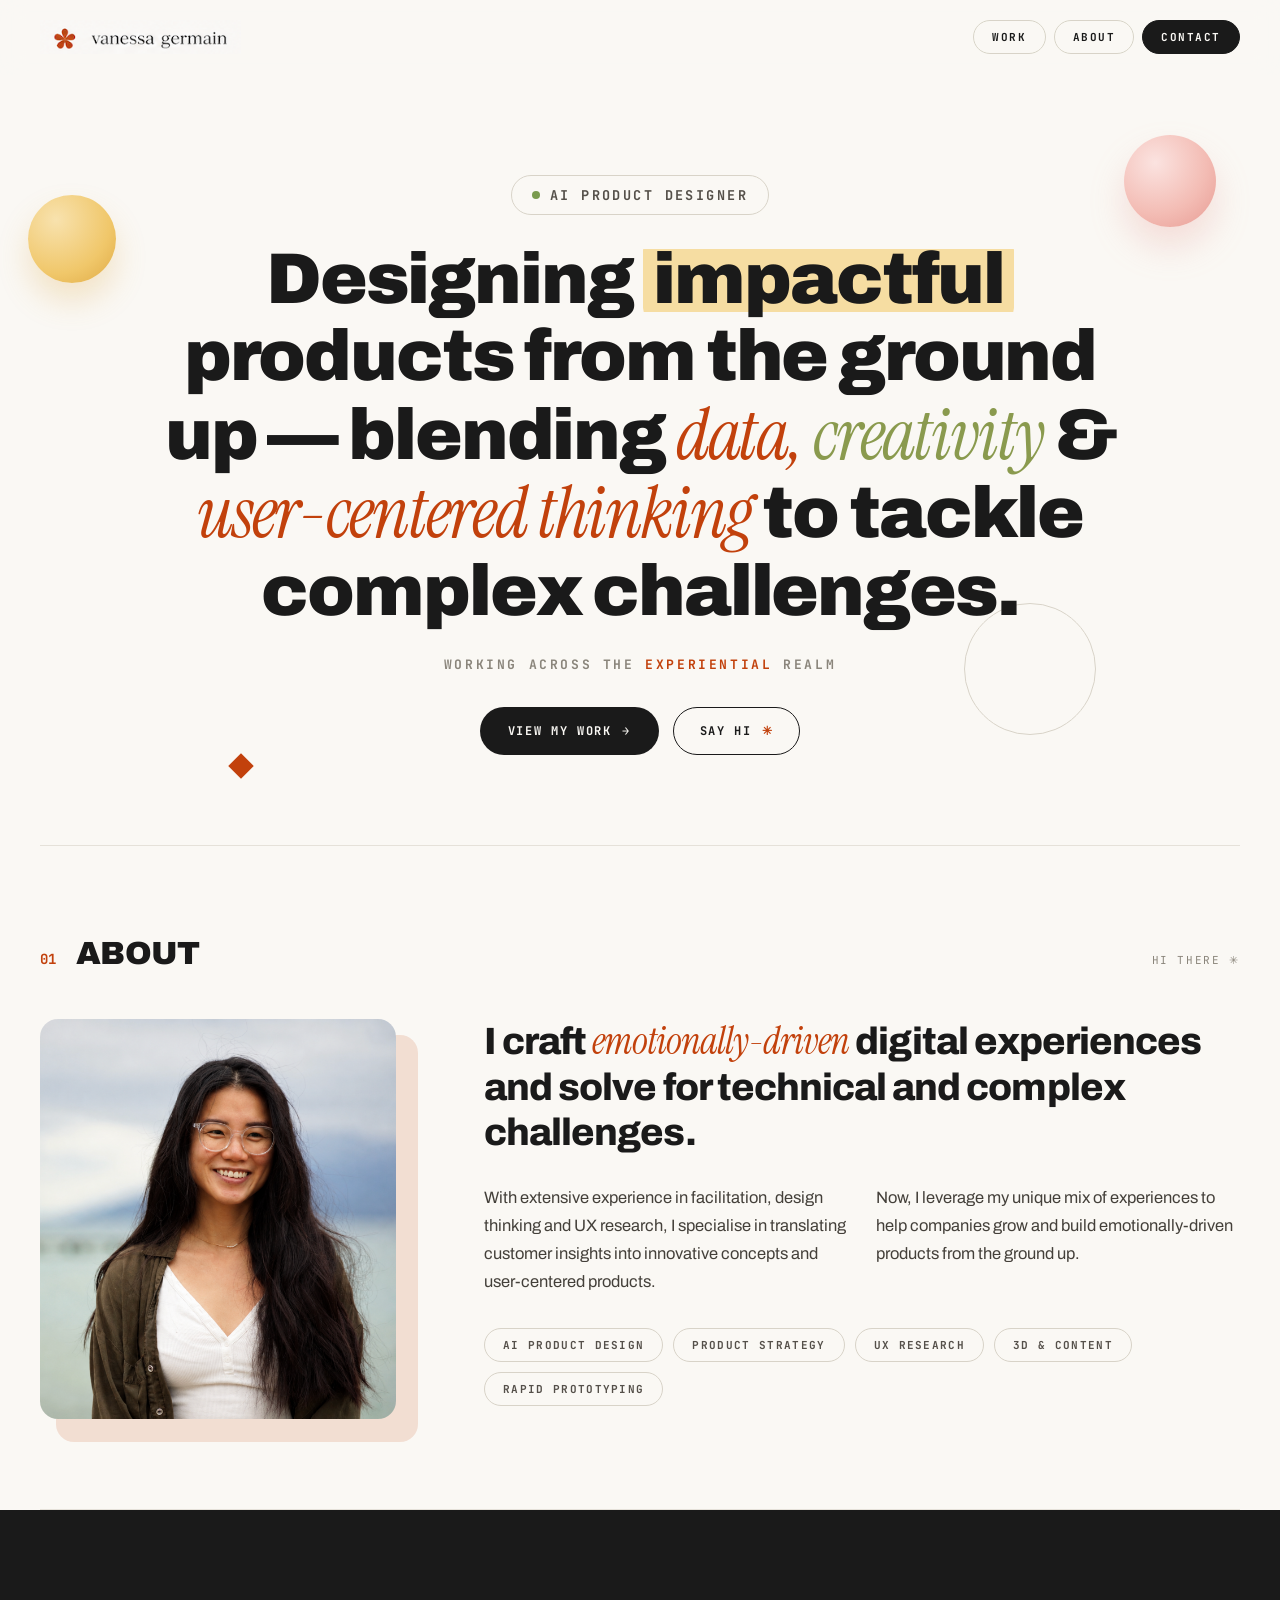
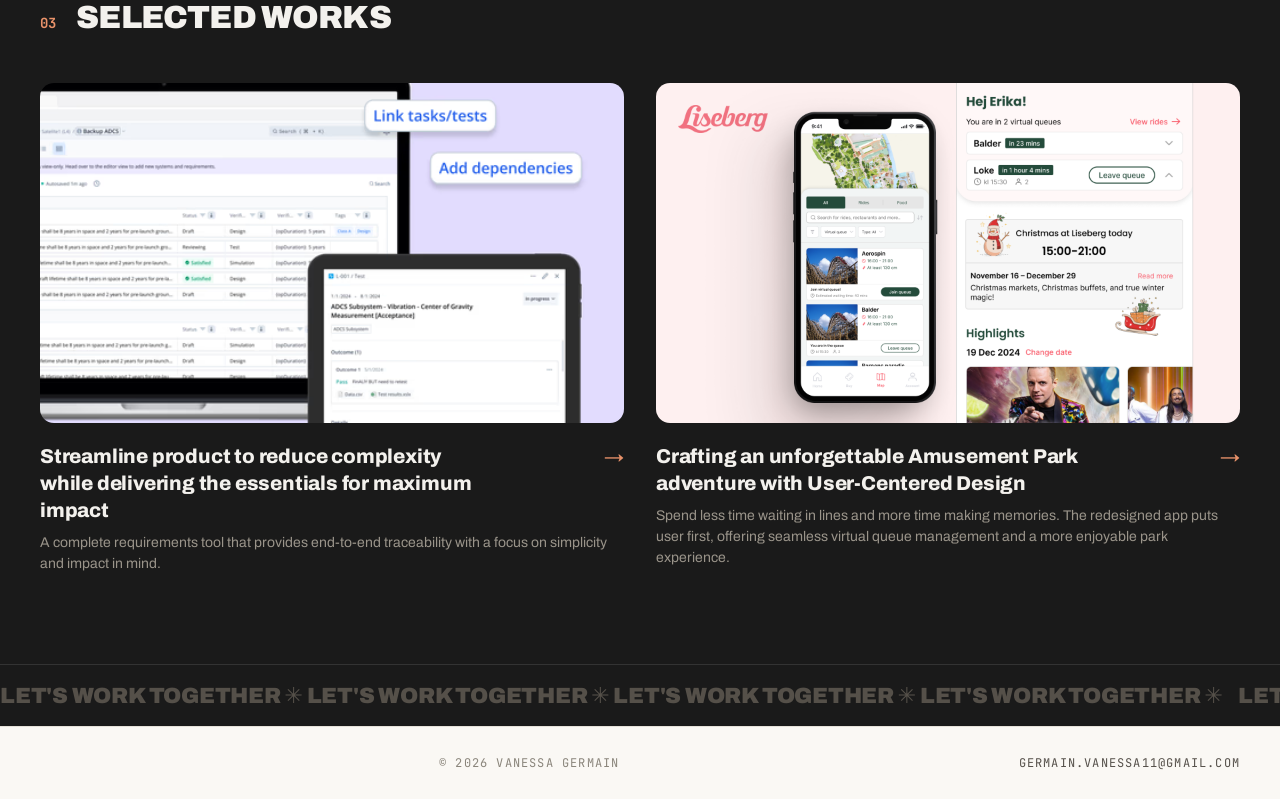
<file: index.html>
<!DOCTYPE html>
<html lang="en">
<head>
<meta charset="utf-8">
<meta name="viewport" content="width=device-width, initial-scale=1">
<title>Vanessa Germain — Product Designer</title>
<link rel="preconnect" href="https://fonts.googleapis.com">
<link href="https://fonts.googleapis.com/css2?family=Archivo:wght@500;600;800;900&family=Instrument+Serif:ital@0;1&family=JetBrains+Mono:wght@500;700&display=swap" rel="stylesheet">
<link rel="stylesheet" href="styles.css">
</head>
<body>

<header id="site-header">
  <a href="#top" id="logo" onclick="window.scrollTo({top:0,behavior:'smooth'})"><img id="logo-img" src="assets/logo.png" alt="Vanessa Germain"></a>
  <nav id="nav">
    <a href="#work" class="nav-link">WORK</a>
    <a href="#about" class="nav-link">ABOUT</a>
    <a href="#contact" class="nav-link nav-link--solid">CONTACT</a>
  </nav>
</header>

<main id="top">

  <section id="hero">
    <div class="plx" data-plx="0.05" style="right:2%;top:60px"><div class="blob blob--pink"></div></div>
    <div class="plx" data-plx="0.09" style="left:-1%;top:120px"><div class="blob blob--gold"></div></div>
    <div class="plx" data-plx="0.07" style="right:12%;bottom:110px"><div class="ring"></div></div>
    <div class="plx" data-plx="0.12" style="left:16%;bottom:70px"><div class="diamond"></div></div>

    <div class="hero-inner">
      <div class="eyebrow"><span class="dot"></span>AI PRODUCT DESIGNER</div>
      <h1>Designing <span class="highlight">impactful</span> products from the ground up — blending <span class="serif orange">data,</span> <span class="serif green">creativity</span> &amp; <span class="serif orange">user-centered thinking</span> to tackle complex challenges.</h1>
      <div class="realm-line">WORKING ACROSS THE <span id="realm-word">DIGITAL</span> REALM</div>
      <div class="cta-row">
        <a href="#work" class="btn btn--dark magnet">VIEW MY WORK<span class="arrow">→</span></a>
        <a href="#contact" class="btn btn--outline magnet">SAY HI <span class="orange">✳</span></a>
      </div>
    </div>
  </section>

  <div class="hr"></div>

  <section id="about">
    <div class="section-head" data-reveal>
      <span class="num">01</span>
      <h2>About</h2>
      <span class="section-tag">HI THERE ✳</span>
    </div>
    <div class="about-grid">
      <div class="portrait-wrap" data-reveal>
        <div class="portrait-bg" style="width: 362px; height: 407px"></div>
        <img class="portrait-slot" src="./screenshot-2026-07-20-at-2-49-34-pm-mrt823f6-6582.png" alt="Portrait" width="1260" height="1436" style="width: 356px; height: 400px; aspect-ratio: 1260 / 1436; object-fit: fill">
      </div>
      <div class="about-copy" data-reveal>
        <p class="lede">I craft <span class="serif orange">emotionally-driven</span> digital experiences and solve for technical and complex challenges.</p>
        <div class="two-col">
          <p>With extensive experience in facilitation, design thinking and UX research, I specialise in translating customer insights into innovative concepts and user-centered products.</p>
          <p>Now, I leverage my unique mix of experiences to help companies grow and build emotionally-driven products from the ground up.</p>
        </div>
        <div class="chips">
          <span class="chip">AI PRODUCT DESIGN</span>
          <span class="chip">PRODUCT STRATEGY</span>
          <span class="chip">UX RESEARCH</span>
          <span class="chip">3D & CONTENT</span>
          <span class="chip">RAPID PROTOTYPING</span>
        </div>
      </div>
    </div>
  </section>

</main>

<section id="work">
  <div class="work-inner">
    <div class="section-head" data-reveal>
      <span class="num num--dark">03</span>
      <h2 class="light">Selected works</h2>
    </div>
    <div class="work-grid">
      <a href="#work" class="work-card" data-reveal>
        <div class="work-shot work-shot--a">
          <img class="work-img" src="assets/requirements.avif" alt="Requirements traceability tool">
        </div>
        <div class="work-title-row">
          <div class="work-title">Streamline product to reduce complexity while delivering the essentials for maximum impact</div>
          <span class="work-arrow">→</span>
        </div>
        <div class="work-desc">A complete requirements tool that provides end-to-end traceability with a focus on simplicity and impact in mind.</div>
      </a>
      <a href="liseberg.html" class="work-card" data-cs="liseberg.html" data-reveal>
        <div class="work-shot work-shot--b">
          <img class="work-img" src="./liseberg-2--mrt8ijnk-xl97.png" alt="Liseberg amusement park app" width="1752" height="1020" style="width: 100%; height: 100%; aspect-ratio: 1752 / 1020; object-fit: fill">
        </div>
        <div class="work-title-row">
          <div class="work-title">Crafting an unforgettable Amusement Park adventure with User-Centered Design</div>
          <span class="work-arrow">→</span>
        </div>
        <div class="work-desc">Spend less time waiting in lines and more time making memories. The redesigned app puts user first, offering seamless virtual queue management and a more enjoyable park experience.</div>
      </a>
    </div>
  </div>
  <div class="marquee-wrap">
    <div class="marquee">
      <span>Let's work together ✳ Let's work together ✳ Let's work together ✳ Let's work together ✳&nbsp;</span>
      <span>Let's work together ✳ Let's work together ✳ Let's work together ✳ Let's work together ✳&nbsp;</span>
    </div>
  </div>
</section>

<footer id="contact">
  <div class="footer-inner">
    <div></div>
    <div>© 2026 VANESSA GERMAIN</div>
    <a href="mailto:germain.vanessa11@gmail.com">GERMAIN.VANESSA11@GMAIL.COM</a>
  </div>
</footer>

<div id="cs-overlay" aria-hidden="true">
  <button id="cs-close" aria-label="Close case study"><span class="cs-close-arrow">←</span> CLOSE</button>
  <div id="cs-loader"><span class="cs-spinner"></span></div>
  <iframe id="cs-frame" title="Case study" loading="lazy"></iframe>
</div>

<script src="script.js"></script>
</body>
</html>
</file>
<file: styles.css>
html{scroll-behavior:smooth}
body{margin:0;background:#faf8f4;color:#1a1a1a;font-family:Archivo,system-ui,sans-serif;-webkit-font-smoothing:antialiased}
a{color:#1a1a1a;text-decoration:none}
a:hover{color:#c2410c}
::selection{background:#c2410c;color:#fff}

@keyframes fadeIn{from{opacity:0}to{opacity:1}}
@keyframes rise{from{transform:translateY(110%)}to{transform:translateY(0)}}
@keyframes marquee{from{transform:translateX(0)}to{transform:translateX(-50%)}}
@keyframes floatY{from{transform:translateY(-10px)}to{transform:translateY(14px)}}
@keyframes spinRing{from{transform:rotateX(68deg) rotateZ(0deg)}to{transform:rotateX(68deg) rotateZ(360deg)}}
@keyframes floatSpin{from{transform:translateY(-8px) rotate(0deg)}to{transform:translateY(10px) rotate(180deg)}}
@keyframes blob{0%,100%{border-radius:58% 42% 55% 45%/50% 58% 42% 50%;transform:translateY(-6px) rotate(-3deg)}33%{border-radius:45% 55% 48% 52%/58% 44% 56% 42%;transform:translateY(6px) rotate(2deg)}66%{border-radius:52% 48% 60% 40%/45% 55% 45% 55%;transform:translateY(-2px) rotate(-1deg)}}
@keyframes revealUp{from{opacity:0;transform:translateY(28px)}to{opacity:1;transform:translateY(0)}}
@supports (animation-timeline: view()) {
  [data-reveal]{animation:revealUp .01s both;animation-timeline:view();animation-range:entry 5% entry 35%}
}

#site-header{position:sticky;top:0;z-index:50;display:flex;justify-content:space-between;align-items:center;padding:20px 40px;background:rgba(250,248,244,.85);backdrop-filter:blur(12px);border-bottom:1px solid transparent;transition:padding .35s ease,border-color .35s ease}
#site-header.scrolled{padding:12px 40px;border-bottom-color:#e5e1d9}
#logo{display:inline-flex;align-items:center;gap:12px}
#logo-badge{display:inline-flex;align-items:center;justify-content:center;width:38px;height:38px;background:#c2410c;color:#faf8f4;border-radius:12px;font-weight:900;font-size:17px;letter-spacing:-.04em;transition:transform .35s cubic-bezier(.2,.7,.2,1),border-radius .35s}
#logo:hover #logo-badge{transform:rotate(-8deg) scale(1.06);border-radius:50%}
#logo-img{height:34px;width:auto;display:block;transition:transform .2s}
#logo:hover #logo-img{transform:scale(1.04)}
#nav{display:flex;gap:8px}
.nav-link{border:1px solid #d8d3c8;border-radius:999px;padding:9px 18px;font-family:'JetBrains Mono',monospace;font-weight:700;font-size:11px;letter-spacing:.14em;transition:transform .2s,border-color .2s;display:inline-block}
.nav-link:hover{border-color:#1a1a1a;transform:translateY(-1px)}
.nav-link--solid{border-color:#1a1a1a;background:#1a1a1a;color:#faf8f4}
.nav-link--solid:hover{color:#faf8f4}

main,#work>.work-inner,footer .footer-inner{max-width:1200px;margin:0 auto}
#top{max-width:1200px;margin:0 auto;padding:0 40px}

#hero{position:relative;padding:100px 0 90px;perspective:1000px}
.plx{position:absolute;pointer-events:none;will-change:transform}
.blob{width:92px;height:92px;border-radius:100px}
.blob--pink{background:radial-gradient(circle at 34% 30%,#fbe3e0,#f3bcb4 58%,#e79a92);box-shadow:0 20px 34px rgba(231,154,146,.28);animation:blob 11s ease-in-out infinite}
.blob--gold{width:88px;height:88px;border-radius:50%;background:radial-gradient(circle at 32% 28%,#f8e2ae,#f0c76a 62%,#dfa943);box-shadow:0 18px 30px rgba(223,169,67,.25);animation:floatY 7s ease-in-out infinite alternate}
.ring{width:130px;height:130px;border-radius:50%;border:1.5px solid #d8d3c8;animation:spinRing 16s linear infinite}
.diamond{width:18px;height:18px;background:#c2410c;transform:rotate(45deg);animation:floatSpin 9s ease-in-out infinite alternate}

.hero-inner{position:relative;z-index:1;text-align:center;max-width:1000px;margin:0 auto}
.eyebrow{display:inline-flex;align-items:center;gap:10px;border:1px solid #d8d3c8;border-radius:999px;padding:10px 20px;background:rgba(250,248,244,.7);font-family:'JetBrains Mono',monospace;font-weight:700;font-size:13.5px;letter-spacing:.18em;color:#55504a;animation:rise .8s cubic-bezier(.2,.7,.2,1) both .1s}
.dot{width:8px;height:8px;border-radius:50%;background:rgb(122,155,78)}
h1{margin:26px 0 0;font-weight:900;font-size:clamp(42px,5.6vw,72px);line-height:1.08;letter-spacing:-.03em;animation:fadeIn .9s ease both .25s}
.highlight{background:linear-gradient(180deg,transparent 12%,#f6dda2 12%,#f6dda2 92%,transparent 92%);border-radius:10px;padding:0 10px}
.serif{font-family:'Instrument Serif',Georgia,serif;font-style:italic;font-weight:400}
.orange{color:#c2410c}
.green{color:#8a9a4e}
.realm-line{margin:26px 0 0;font-family:'JetBrains Mono',monospace;font-weight:700;font-size:13px;letter-spacing:.2em;color:#8a857b;animation:fadeIn 1s ease both .6s}
#realm-word{display:inline-block;color:#c2410c;transition:opacity .28s ease,transform .28s ease}
#realm-word.fade-out{opacity:0;transform:translateY(6px)}
.cta-row{display:flex;justify-content:center;gap:14px;align-items:center;flex-wrap:wrap;margin-top:34px;animation:fadeIn 1s ease both .85s}
.btn{display:inline-flex;align-items:center;gap:10px;border-radius:999px;padding:16px 28px;font-family:'JetBrains Mono',monospace;font-weight:700;font-size:12px;letter-spacing:.14em;transition:transform .25s cubic-bezier(.2,.7,.2,1),background .25s,color .25s}
.btn--dark{background:#1a1a1a;color:#faf8f4}
.btn--dark:hover{background:#c2410c;color:#fff}
.btn--outline{border:1.5px solid #1a1a1a;color:#1a1a1a;padding:15px 26px}
.btn--outline:hover{background:#1a1a1a;color:#faf8f4}
.arrow{display:inline-block;transition:transform .25s}

.hr{max-width:1200px;margin:0 auto;border-top:1px solid #e5e1d9}

#about{padding:90px 0;border-bottom:1px solid #e5e1d9;max-width:1200px;margin:0 auto}
.section-head{display:flex;gap:20px;align-items:baseline}
.num{font-family:'JetBrains Mono',monospace;font-weight:700;font-size:14px;color:#c2410c}
.num--dark{color:#e8926a}
h2{margin:0;font-weight:900;font-size:32px;letter-spacing:-.02em;text-transform:uppercase}
h2.light{color:#f3f1ed}
.section-tag{margin-left:auto;font-family:'JetBrains Mono',monospace;font-size:11px;letter-spacing:.15em;color:#8a857b}
.about-grid{display:grid;grid-template-columns:380px minmax(0,1fr);gap:64px;margin-top:48px;align-items:start}
.portrait-wrap{position:relative}
.portrait-bg{position:absolute;inset:16px -16px -16px 16px;background:#c2410c;border-radius:18px;opacity:.14}
.portrait-slot{position:relative;width:380px;height:440px;border-radius:18px;object-fit:cover;object-position:82% 25%;display:block;box-sizing:border-box;font-family:'JetBrains Mono',monospace;font-size:13px;color:#8a857b}
.about-copy{min-width:0}
.lede{margin:0;font-weight:800;font-size:clamp(26px,3vw,38px);line-height:1.2;letter-spacing:-.025em;color:#1a1a1a;text-wrap:pretty}
.two-col{display:grid;grid-template-columns:repeat(2,minmax(0,1fr));gap:28px;margin-top:28px;font-size:16.5px;line-height:1.7;color:#44403a}
.two-col p{margin:0}
.chips{display:flex;flex-wrap:wrap;gap:10px;margin-top:32px}
.chip{border:1px solid #d8d3c8;border-radius:999px;padding:9px 18px;font-family:'JetBrains Mono',monospace;font-weight:700;font-size:11px;letter-spacing:.12em;color:#55504a;transition:all .25s;display:inline-block}
.chip:hover{border-color:#c2410c;color:#c2410c;transform:translateY(-2px)}

#work{background:#1a1a1a;color:#f3f1ed}
.work-inner{padding:90px 40px;margin-bottom:0}
.work-inner .section-head{margin-bottom:48px}
.work-grid{display:grid;grid-template-columns:repeat(2,minmax(0,1fr));gap:32px}
.work-card{display:block;min-width:0;color:#f3f1ed}
.work-card:hover{color:#f3f1ed}
.work-shot{border-radius:14px;overflow:hidden;background:#242424;transition:transform .45s cubic-bezier(.2,.7,.2,1)}
.work-shot--a:hover{transform:scale(1.02) rotate(-.4deg)}
.work-shot--b:hover{transform:scale(1.02) rotate(.4deg)}
.img-slot{width:100%;height:340px;box-sizing:border-box;display:flex;align-items:center;justify-content:center;text-align:center;padding:20px;background:repeating-linear-gradient(135deg,#2a2a2a,#2a2a2a 10px,#242424 10px,#242424 20px);font-family:'JetBrains Mono',monospace;font-size:13px;color:#8a857b}
.work-img{display:block;width:100%;height:340px;object-fit:cover}
.work-title-row{display:flex;justify-content:space-between;gap:16px;margin-top:20px;align-items:baseline}
.work-title{font-weight:800;font-size:20px;line-height:1.35;letter-spacing:-.01em;max-width:440px}
.work-arrow{color:#e8926a;font-size:20px;transition:transform .3s}
.work-card:hover .work-arrow{transform:translateX(6px)}
.work-desc{margin-top:8px;font-size:14px;color:#9a948a;line-height:1.5}

.marquee-wrap{border-top:1px solid #333;overflow:hidden;padding:18px 0;white-space:nowrap}
.marquee{display:inline-flex;animation:marquee 22s linear infinite}
.marquee span{font-weight:900;font-size:22px;letter-spacing:-.01em;text-transform:uppercase;color:#555049;padding-right:12px}

footer{border-top:1px solid #e5e1d9}
.footer-inner{padding:28px 40px;display:flex;justify-content:space-between;align-items:center;gap:20px;flex-wrap:wrap;font-family:'JetBrains Mono',monospace;font-size:12px;letter-spacing:.1em;color:#8a857b}
.footer-inner a{color:#55504a}

@media (max-width:860px){
  .about-grid{grid-template-columns:1fr}
  .portrait-slot{width:100%}
  .work-grid{grid-template-columns:1fr}
  .two-col{grid-template-columns:1fr}
}

/* ===== SPA case-study overlay ===== */
body.cs-open{position:fixed;left:0;right:0;width:100%;overflow:hidden;background:#e9e4dc}
#site-header,#top,#work,footer{transition:opacity .55s ease,filter .55s ease,transform .55s cubic-bezier(.2,.7,.2,1)}
body.cs-open #site-header{opacity:0;pointer-events:none}
body.cs-open #top,body.cs-open #work,body.cs-open footer{opacity:.25;filter:blur(3px) saturate(.8);transform:scale(.965);pointer-events:none}

#cs-overlay{position:fixed;inset:0;z-index:200;background:#ffffff;transform:translateX(100%);visibility:hidden;box-shadow:-48px 0 100px rgba(60,40,35,.25);transition:transform .55s cubic-bezier(.7,0,.2,1),visibility 0s linear .55s}
#cs-overlay.open{transform:translateX(0);visibility:visible;transition:transform .6s cubic-bezier(.16,1,.3,1)}
#cs-frame{width:100%;height:100%;border:0;display:block;background:#ffffff;opacity:0;transition:opacity .45s ease .18s}
#cs-overlay.loaded #cs-frame{opacity:1}
#cs-close{position:fixed;top:20px;left:24px;z-index:210;display:inline-flex;align-items:center;gap:8px;border:1px solid #e2d8d3;background:rgba(255,255,255,.85);backdrop-filter:blur(10px);border-radius:999px;padding:11px 18px;font-family:'JetBrains Mono',monospace;font-weight:700;font-size:11px;letter-spacing:.14em;color:#1f1d1c;cursor:pointer;opacity:0;transform:translateX(-12px);transition:opacity .3s ease .3s,transform .3s ease .3s,background .2s,border-color .2s,color .2s}
#cs-overlay.open #cs-close{opacity:1;transform:translateX(0)}
#cs-close:hover{border-color:#1f1d1c;background:#1f1d1c;color:#fff}
.cs-close-arrow{font-size:14px}
#cs-loader{position:absolute;inset:0;display:flex;align-items:center;justify-content:center;pointer-events:none}
#cs-overlay.loaded #cs-loader{display:none}
.cs-spinner{width:34px;height:34px;border-radius:50%;border:3px solid #f3e6e3;border-top-color:#e8506e;animation:csSpin .8s linear infinite}
@keyframes csSpin{to{transform:rotate(360deg)}}
@media (prefers-reduced-motion:reduce){#cs-overlay{transition:none}#cs-frame{transition:none;opacity:1}}
</file>
